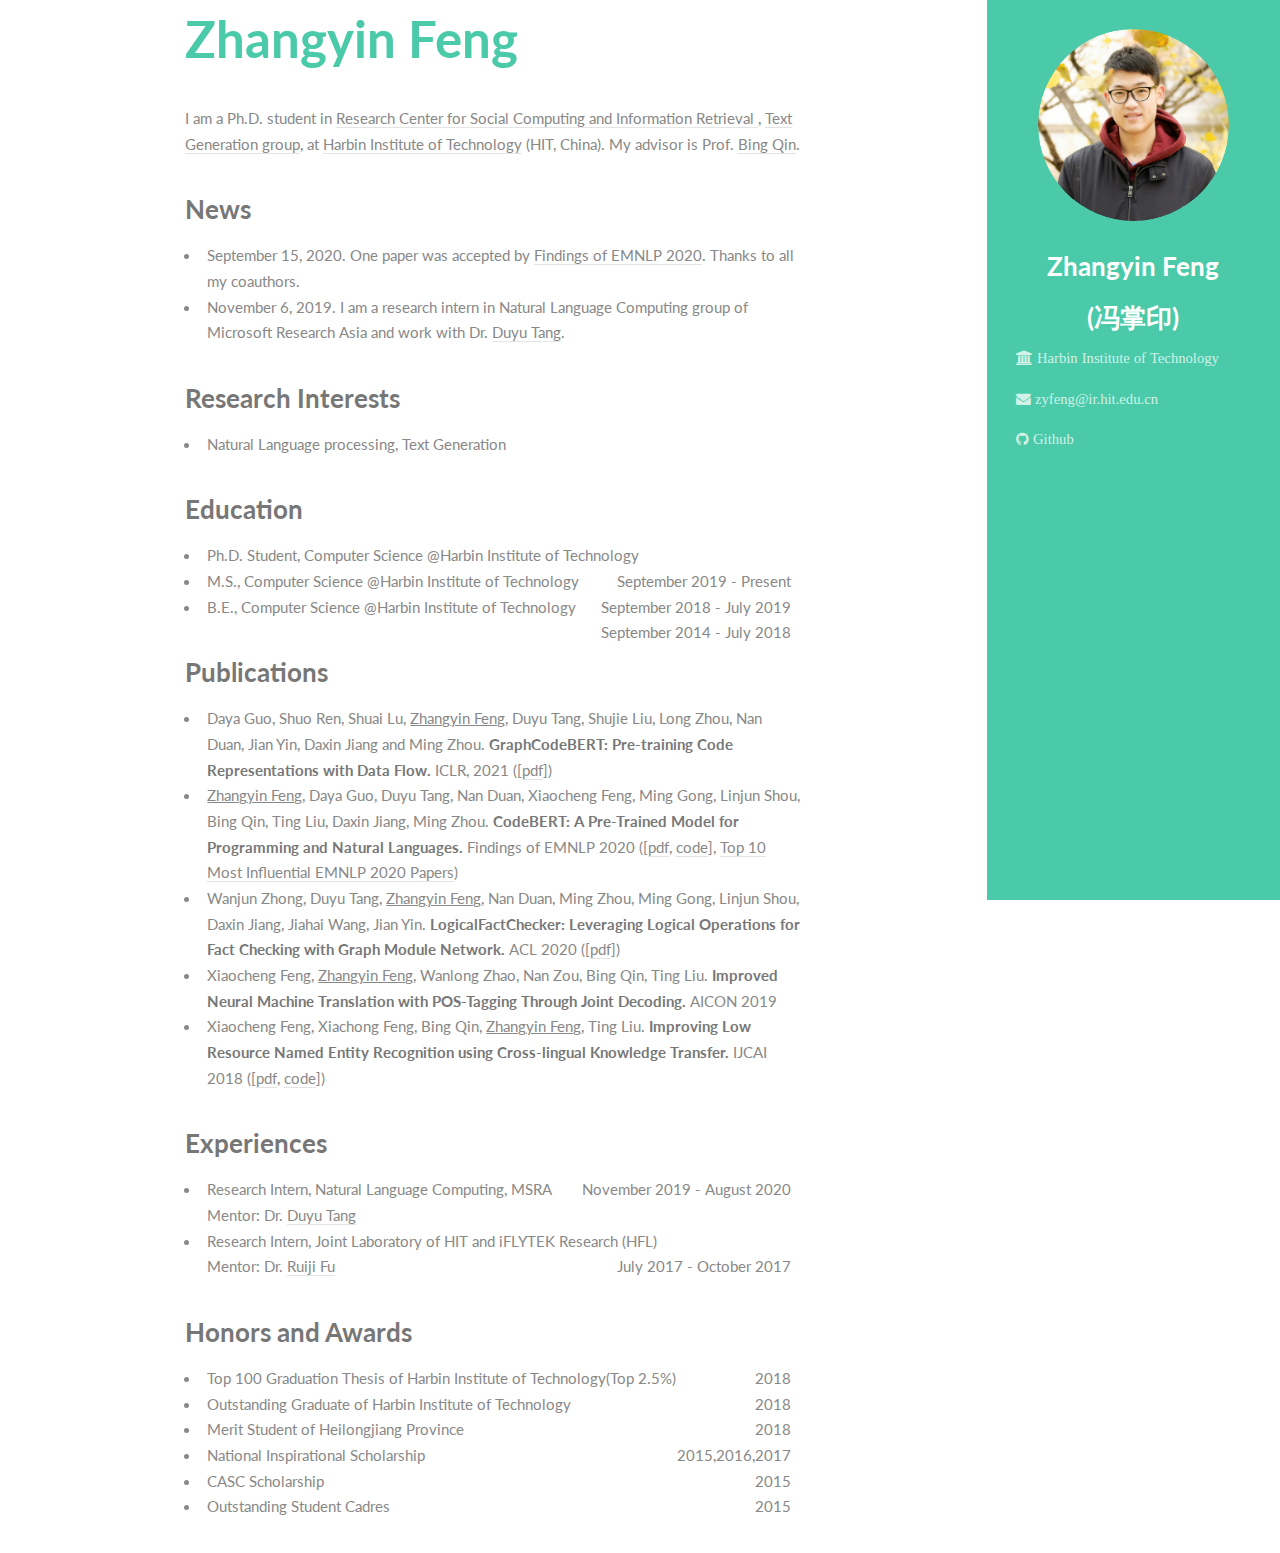
<file: index.html>
<!DOCTYPE HTML>
<html>
	<head>
		<title>Zhangyin Feng's Homepage</title>
		<meta charset="utf-8" />
		<meta name="viewport" content="width=device-width, initial-scale=1" />
		<script src="assets/js/ie/html5shiv.js"></script>
		<link rel="stylesheet" href="assets/css/main.css" />
		<link rel="stylesheet" href="assets/css/ie8.css" />
	</head>
	<body>

		<!-- Header -->
			<section id="header">
				<header>
					<span class="image avatar"><img src="images/avatar.jpg" alt="" /></span>
					<h1 id="logo">Zhangyin Feng<br/><br/> (冯掌印)</h1>
					<p><a href="http://www.hit.edu.cn/" class="icon fa fa-university" title="Harbin Institute of Technology"> Harbin Institute of Technology</a></p>
					<p><a href="mailto:zyfeng@ir.hit.edu.cn" class="icon fa fa-envelope" title="zyfeng@ir.hit.edu.cn"> zyfeng@ir.hit.edu.cn</a></p>
					<p><a href="https://github.com/fengzhangyin" class="icon fa fa-github" title="https://github.com/fengzhangyin"> Github</a></p>

				</header>


				<nav id="nav">
					<ul>
						<!-- <li><a href="#about" class="active">About</a></li>
						<li><a href="#education">Education</a></li>
						<li><a href="#Publications">Publications</a></li> -->
					</ul>
				</nav>
			<!-- 	<footer>
					<ul class="icons">
						<li><a href="#" class="icon fa-qq" title="1805170942"><span class="label">QQ</span></a></li>
						<li><a href="https://github.com/fengzhangyin" class="icon fa-github" title="https://github.com/fengzhangyin"><span class="label">Github</span></a></li>
						<li><a href="mailto:zyfeng@ir.hit.edu.cn" class="icon fa-envelope" title="zyfeng@ir.hit.edu.cn"><span class="label">Email</span></a></li>
					</ul>
				</footer> -->
			</section>

		<!-- Wrapper -->
			<div id="wrapper">

				<!-- Main -->
					<div id="main">

						<!-- One -->
							
						<div class="container">
							<header class="major">
								<h2>Zhangyin Feng</h2>
							</header>
							<p>I am a Ph.D. student in <a href="http://ir.hit.edu.cn/">Research Center for Social Computing and Information Retrieval </a>, <a href="http://ir.hit.edu.cn/2112.html">Text Generation group</a>, at <a href="http://www.hit.edu.cn/">Harbin Institute of Technology</a> (HIT, China). My advisor is Prof. <a href="http://ir.hit.edu.cn/~qinb/">Bing Qin</a>.</p>
						</div>

						<div class="container">
							<h3>News</h3>
								<ul>	
								    <li>
									September 15, 2020. One paper was accepted by <a href="https://2020.emnlp.org/blog/2020-04-19-findings-of-emnlp">Findings of EMNLP 2020</a>. Thanks to all my coauthors.
								    </li>
								    <li>
									November 6, 2019. I am a research intern in Natural Language Computing group of Microsoft Research Asia and work with Dr. <a href="https://www.microsoft.com/en-us/research/people/dutang/">Duyu Tang</a>.
								    </li>
								</ul>

							<h3>Research Interests</h3>
							<ul>
								<li>Natural Language processing, Text Generation</li>
							</ul>

							<h3>Education</h3>
								<ul>
									<li>
									Ph.D. Student, Computer Science @Harbin Institute of Technology<span>September 2019 - Present</span>
									</li>
									<li>
									M.S., Computer Science @Harbin Institute of Technology<span>September 2018 - July 2019</span>
									</li>
									<li>B.E., Computer Science @Harbin Institute of Technology<span>September 2014 - July 2018</span></li>
								</ul>

							<h3>Publications</h3>
							<ul>
							<li>
								Daya Guo, Shuo Ren, Shuai Lu, <u>Zhangyin Feng</u>, Duyu Tang, Shujie Liu, Long Zhou, Nan Duan, Jian Yin, Daxin Jiang and Ming Zhou. <strong>GraphCodeBERT: Pre-training Code Representations with Data Flow.</strong> ICLR, 2021 ([<a href="https://arxiv.org/pdf/2009.08366.pdf">pdf</a>])

							</li>
							<li>
								<u>Zhangyin Feng</u>, Daya Guo, Duyu Tang, Nan Duan, Xiaocheng Feng, Ming Gong, Linjun Shou, Bing Qin, Ting Liu, Daxin Jiang, Ming Zhou. <strong>CodeBERT: A Pre-Trained Model for Programming and Natural Languages.</strong> Findings of EMNLP 2020 ([<a href="https://arxiv.org/pdf/2002.08155.pdf">pdf</a>, <a href="https://github.com/microsoft/CodeBERT">code</a>], <a href="https://www.paperdigest.org/2021/02/most-influential-emnlp-papers/", color=red>Top 10 Most Influential EMNLP 2020 Papers</a>)
							</li>
							<li>
								Wanjun Zhong, Duyu Tang, <u>Zhangyin Feng</u>, Nan Duan, Ming Zhou, Ming Gong, Linjun Shou, Daxin Jiang, Jiahai Wang, Jian Yin. <strong>LogicalFactChecker: Leveraging Logical Operations for Fact Checking with Graph Module Network.</strong> ACL 2020 ([<a href="https://arxiv.org/pdf/2004.13659.pdf">pdf</a>])
							</li>
							
							<li>
								Xiaocheng Feng, <u>Zhangyin Feng</u>, Wanlong Zhao, Nan Zou, Bing Qin, Ting Liu. <strong>Improved Neural Machine Translation with POS-Tagging Through Joint Decoding.</strong> AICON 2019
							</li>
							<li>
								 Xiaocheng Feng, Xiachong Feng, Bing Qin, <u>Zhangyin Feng</u>, Ting Liu. <strong>Improving Low Resource Named Entity Recognition using Cross-lingual Knowledge Transfer. </strong> IJCAI 2018 ([<a href="https://www.ijcai.org/Proceedings/2018/0566.pdf">pdf</a>, <a href="https://github.com/scir-code/lrner">code</a>])
							</li>
							</ul>

							<h3>Experiences</h3>
								<ul>
									<li>Research Intern, Natural Language Computing, MSRA<span>November 2019 - August 2020</span>
									<br>
									Mentor: Dr. <a href="https://www.microsoft.com/en-us/research/people/dutang/">Duyu Tang</a></li>

									<li>Research Intern, Joint Laboratory of HIT and iFLYTEK Research (HFL)<span>July 2017 - October 2017</span>
									<br>
									Mentor: Dr. <a href="https://scholar.google.com/citations?user=vhCLl50AAAAJ&hl=zh-CN">Ruiji Fu</a></li>
								</ul>

							<h3>Honors and Awards</h3>
							<ul>
								<li>Top 100 Graduation Thesis of Harbin Institute of Technology(Top 2.5%)<span>2018</span></li>
								<li>Outstanding Graduate of Harbin Institute of Technology<span>2018</span></li>
								<li>Merit Student of Heilongjiang Province<span>2018</span></li>
								<li>National Inspirational Scholarship<span>2015,2016,2017</span></li>
								<li>CASC Scholarship<span>2015</span></li>
								<li>Outstanding Student Cadres<span>2015</span></li>								
							</ul>
	
						</div>
				<!-- Footer 
					<section id="footer">
						<div class="container">
							<script type='text/javascript' id='clustrmaps' src='//cdn.clustrmaps.com/map_v2.js?cl=ffffff&w=350&t=tt&d=TtGKh5iymrkzHtw8FBLka_pW3wkIBNKbPLBaJXALPU8&co=4acba9&cmo=4db4e0&cmn=ff5353&ct=ffffff'></script>
							<ul class="copyright">
								<li>&copy; Zhangyin Feng. All rights reserved.</li><li>Design: <a href="http://html5up.net">HTML5 UP</a></li>
							</ul>
						</div>
					</section> -->


			</div>

		<!-- Scripts -->
			<script src="assets/js/jquery.min.js"></script>
			<script src="assets/js/jquery.scrollzer.min.js"></script>
			<script src="assets/js/jquery.scrolly.min.js"></script>
			<script src="assets/js/skel.min.js"></script>
			<script src="assets/js/util.js"></script>
			<script src="assets/js/ie/respond.min.js"></script>
			<script src="assets/js/main.js"></script>
			<script type='text/javascript' id='clustrmaps' src='//cdn.clustrmaps.com/map_v2.js?cl=ffffff&w=350&t=tt&d=TtGKh5iymrkzHtw8FBLka_pW3wkIBNKbPLBaJXALPU8&co=4acba9&cmo=4db4e0&cmn=ff5353&ct=ffffff'></script>

	</body>
</html>
</file>
<file: assets/css/ie8.css>
/*
	Read Only by HTML5 UP
	html5up.net | @ajlkn
	Free for personal and commercial use under the CCA 3.0 license (html5up.net/license)
*/

/* Basic */

	code,
	input[type="text"],
	input[type="password"],
	input[type="email"],
	select,
	textarea,
	.box,
	.image,
	.image img,
	input[type="submit"],
	input[type="reset"],
	input[type="button"],
	.button {
		position: relative;
		-ms-behavior: url("assets/js/ie/PIE.htc");
	}

/* Form */

	input[type="text"],
	input[type="password"],
	input[type="email"],
	select {
		line-height: 2.75em;
	}

	input[type="checkbox"],
	input[type="radio"] {
		-moz-appearance: normal;
		-webkit-appearance: normal;
		-ms-appearance: normal;
		appearance: normal;
	}

		input[type="checkbox"] + label,
		input[type="radio"] + label {
			padding: 0 0 0 1.5em;
		}

			input[type="checkbox"] + label:before,
			input[type="radio"] + label:before {
				display: none;
			}

/* Button */

	input[type="submit"].alt,
	input[type="reset"].alt,
	input[type="button"].alt,
	.button.alt {
		border: solid 2px #e4e4e4;
	}
</file>
<file: assets/css/main.css>
@import url("font-awesome.min.css");
@import url("https://fonts.googleapis.com/css?family=Lato:400,400italic,700,700italic|Source+Code+Pro:400");

/*
	Read Only by HTML5 UP
	html5up.net | @ajlkn
	Free for personal and commercial use under the CCA 3.0 license (html5up.net/license)
*/

/* Reset */

	html, body, div, span, applet, object, iframe, h1, h2, h3, h4, h5, h6, p, blockquote, pre, a, abbr, acronym, address, big, cite, code, del, dfn, em, img, ins, kbd, q, s, samp, small, strike, strong, sub, sup, tt, var, b, u, i, center, dl, dt, dd, ol, ul, li, fieldset, form, label, legend, table, caption, tbody, tfoot, thead, tr, th, td, article, aside, canvas, details, embed, figure, figcaption, footer, header, hgroup, menu, nav, output, ruby, section, summary, time, mark, audio, video {
		margin: 0;
		padding: 0;
		border: 0;
		font-size: 100%;
		font: inherit;
		vertical-align: baseline;
	}

	ul > li > span {
	     float:right;
	     padding-right:10px;
	}
	article, aside, details, figcaption, figure, footer, header, hgroup, menu, nav, section {
		display: block;
	}

	body {
		line-height: 1;
	}

	ol, ul {
		list-style: none;
	}

	blockquote, q {
		quotes: none;
	}

	blockquote:before, blockquote:after, q:before, q:after {
		content: '';
		content: none;
	}

	table {
		border-collapse: collapse;
		border-spacing: 0;
	}

	body {
		-webkit-text-size-adjust: none;
	}

/* Box Model */

	*, *:before, *:after {
		-moz-box-sizing: border-box;
		-webkit-box-sizing: border-box;
		box-sizing: border-box;
	}

/* Containers */

	.container {
		margin-left: auto;
		margin-right: auto;
	}

	.container.\31 25\25 {
		width: 100%;
		max-width: 56.25em;
		min-width: 45em;
	}

	.container.\37 5\25 {
		width: 33.75em;
	}

	.container.\35 0\25 {
		width: 22.5em;
	}

	.container.\32 5\25 {
		width: 11.25em;
	}

	.container {
		width: 45em;
	}

	@media screen and (max-width: 1680px) {

		.container.\31 25\25 {
			width: 100%;
			max-width: 56.25em;
			min-width: 45em;
		}

		.container.\37 5\25 {
			width: 33.75em;
		}

		.container.\35 0\25 {
			width: 22.5em;
		}

		.container.\32 5\25 {
			width: 11.25em;
		}

		.container {
			width: 45em;
		}

	}

	@media screen and (max-width: 1280px) {

		.container.\31 25\25 {
			width: 100%;
			max-width: 52.5em;
			min-width: 42em;
		}

		.container.\37 5\25 {
			width: 31.5em;
		}

		.container.\35 0\25 {
			width: 21em;
		}

		.container.\32 5\25 {
			width: 10.5em;
		}

		.container {
			width: 42em;
		}

	}

	@media screen and (max-width: 1024px) {

		.container.\31 25\25 {
			width: 100%;
			max-width: 106.25%;
			min-width: 85%;
		}

		.container.\37 5\25 {
			width: 63.75%;
		}

		.container.\35 0\25 {
			width: 42.5%;
		}

		.container.\32 5\25 {
			width: 21.25%;
		}

		.container {
			width: 85% !important;
		}

	}

	@media screen and (max-width: 736px) {

		.container.\31 25\25 {
			width: 100%;
			max-width: 112.5%;
			min-width: 90%;
		}

		.container.\37 5\25 {
			width: 67.5%;
		}

		.container.\35 0\25 {
			width: 45%;
		}

		.container.\32 5\25 {
			width: 22.5%;
		}

		.container {
			width: 90% !important;
		}

	}

	@media screen and (max-width: 480px) {

		.container.\31 25\25 {
			width: 100%;
			max-width: 112.5%;
			min-width: 90%;
		}

		.container.\37 5\25 {
			width: 67.5%;
		}

		.container.\35 0\25 {
			width: 45%;
		}

		.container.\32 5\25 {
			width: 22.5%;
		}

		.container {
			width: 90% !important;
		}

	}

/* Grid */

	.row {
		border-bottom: solid 1px transparent;
		-moz-box-sizing: border-box;
		-webkit-box-sizing: border-box;
		box-sizing: border-box;
	}

	.row > * {
		float: left;
		-moz-box-sizing: border-box;
		-webkit-box-sizing: border-box;
		box-sizing: border-box;
	}

	.row:after, .row:before {
		content: '';
		display: block;
		clear: both;
		height: 0;
	}

	.row.uniform > * > :first-child {
		margin-top: 0;
	}

	.row.uniform > * > :last-child {
		margin-bottom: 0;
	}

	.row.\30 \25 > * {
		padding: 0 0 0 0em;
	}

	.row.\30 \25 {
		margin: 0 0 -1px 0em;
	}

	.row.uniform.\30 \25 > * {
		padding: 0em 0 0 0em;
	}

	.row.uniform.\30 \25 {
		margin: 0em 0 -1px 0em;
	}

	.row > * {
		padding: 0 0 0 2em;
	}

	.row {
		margin: 0 0 -1px -2em;
	}

	.row.uniform > * {
		padding: 2em 0 0 2em;
	}

	.row.uniform {
		margin: -2em 0 -1px -2em;
	}

	.row.\32 00\25 > * {
		padding: 0 0 0 4em;
	}

	.row.\32 00\25 {
		margin: 0 0 -1px -4em;
	}

	.row.uniform.\32 00\25 > * {
		padding: 4em 0 0 4em;
	}

	.row.uniform.\32 00\25 {
		margin: -4em 0 -1px -4em;
	}

	.row.\31 50\25 > * {
		padding: 0 0 0 3em;
	}

	.row.\31 50\25 {
		margin: 0 0 -1px -3em;
	}

	.row.uniform.\31 50\25 > * {
		padding: 3em 0 0 3em;
	}

	.row.uniform.\31 50\25 {
		margin: -3em 0 -1px -3em;
	}

	.row.\35 0\25 > * {
		padding: 0 0 0 1em;
	}

	.row.\35 0\25 {
		margin: 0 0 -1px -1em;
	}

	.row.uniform.\35 0\25 > * {
		padding: 1em 0 0 1em;
	}

	.row.uniform.\35 0\25 {
		margin: -1em 0 -1px -1em;
	}

	.row.\32 5\25 > * {
		padding: 0 0 0 0.5em;
	}

	.row.\32 5\25 {
		margin: 0 0 -1px -0.5em;
	}

	.row.uniform.\32 5\25 > * {
		padding: 0.5em 0 0 0.5em;
	}

	.row.uniform.\32 5\25 {
		margin: -0.5em 0 -1px -0.5em;
	}

	.\31 2u, .\31 2u\24 {
		width: 100%;
		clear: none;
		margin-left: 0;
	}

	.\31 1u, .\31 1u\24 {
		width: 91.6666666667%;
		clear: none;
		margin-left: 0;
	}

	.\31 0u, .\31 0u\24 {
		width: 83.3333333333%;
		clear: none;
		margin-left: 0;
	}

	.\39 u, .\39 u\24 {
		width: 75%;
		clear: none;
		margin-left: 0;
	}

	.\38 u, .\38 u\24 {
		width: 66.6666666667%;
		clear: none;
		margin-left: 0;
	}

	.\37 u, .\37 u\24 {
		width: 58.3333333333%;
		clear: none;
		margin-left: 0;
	}

	.\36 u, .\36 u\24 {
		width: 50%;
		clear: none;
		margin-left: 0;
	}

	.\35 u, .\35 u\24 {
		width: 41.6666666667%;
		clear: none;
		margin-left: 0;
	}

	.\34 u, .\34 u\24 {
		width: 33.3333333333%;
		clear: none;
		margin-left: 0;
	}

	.\33 u, .\33 u\24 {
		width: 25%;
		clear: none;
		margin-left: 0;
	}

	.\32 u, .\32 u\24 {
		width: 16.6666666667%;
		clear: none;
		margin-left: 0;
	}

	.\31 u, .\31 u\24 {
		width: 8.3333333333%;
		clear: none;
		margin-left: 0;
	}

	.\31 2u\24 + *,
	.\31 1u\24 + *,
	.\31 0u\24 + *,
	.\39 u\24 + *,
	.\38 u\24 + *,
	.\37 u\24 + *,
	.\36 u\24 + *,
	.\35 u\24 + *,
	.\34 u\24 + *,
	.\33 u\24 + *,
	.\32 u\24 + *,
	.\31 u\24 + * {
		clear: left;
	}

	.\-11u {
		margin-left: 91.66667%;
	}

	.\-10u {
		margin-left: 83.33333%;
	}

	.\-9u {
		margin-left: 75%;
	}

	.\-8u {
		margin-left: 66.66667%;
	}

	.\-7u {
		margin-left: 58.33333%;
	}

	.\-6u {
		margin-left: 50%;
	}

	.\-5u {
		margin-left: 41.66667%;
	}

	.\-4u {
		margin-left: 33.33333%;
	}

	.\-3u {
		margin-left: 25%;
	}

	.\-2u {
		margin-left: 16.66667%;
	}

	.\-1u {
		margin-left: 8.33333%;
	}

	@media screen and (max-width: 1680px) {

		.row > * {
			padding: 0 0 0 2em;
		}

		.row {
			margin: 0 0 -1px -2em;
		}

		.row.uniform > * {
			padding: 2em 0 0 2em;
		}

		.row.uniform {
			margin: -2em 0 -1px -2em;
		}

		.row.\32 00\25 > * {
			padding: 0 0 0 4em;
		}

		.row.\32 00\25 {
			margin: 0 0 -1px -4em;
		}

		.row.uniform.\32 00\25 > * {
			padding: 4em 0 0 4em;
		}

		.row.uniform.\32 00\25 {
			margin: -4em 0 -1px -4em;
		}

		.row.\31 50\25 > * {
			padding: 0 0 0 3em;
		}

		.row.\31 50\25 {
			margin: 0 0 -1px -3em;
		}

		.row.uniform.\31 50\25 > * {
			padding: 3em 0 0 3em;
		}

		.row.uniform.\31 50\25 {
			margin: -3em 0 -1px -3em;
		}

		.row.\35 0\25 > * {
			padding: 0 0 0 1em;
		}

		.row.\35 0\25 {
			margin: 0 0 -1px -1em;
		}

		.row.uniform.\35 0\25 > * {
			padding: 1em 0 0 1em;
		}

		.row.uniform.\35 0\25 {
			margin: -1em 0 -1px -1em;
		}

		.row.\32 5\25 > * {
			padding: 0 0 0 0.5em;
		}

		.row.\32 5\25 {
			margin: 0 0 -1px -0.5em;
		}

		.row.uniform.\32 5\25 > * {
			padding: 0.5em 0 0 0.5em;
		}

		.row.uniform.\32 5\25 {
			margin: -0.5em 0 -1px -0.5em;
		}

		.\31 2u\28xlarge\29, .\31 2u\24\28xlarge\29 {
			width: 100%;
			clear: none;
			margin-left: 0;
		}

		.\31 1u\28xlarge\29, .\31 1u\24\28xlarge\29 {
			width: 91.6666666667%;
			clear: none;
			margin-left: 0;
		}

		.\31 0u\28xlarge\29, .\31 0u\24\28xlarge\29 {
			width: 83.3333333333%;
			clear: none;
			margin-left: 0;
		}

		.\39 u\28xlarge\29, .\39 u\24\28xlarge\29 {
			width: 75%;
			clear: none;
			margin-left: 0;
		}

		.\38 u\28xlarge\29, .\38 u\24\28xlarge\29 {
			width: 66.6666666667%;
			clear: none;
			margin-left: 0;
		}

		.\37 u\28xlarge\29, .\37 u\24\28xlarge\29 {
			width: 58.3333333333%;
			clear: none;
			margin-left: 0;
		}

		.\36 u\28xlarge\29, .\36 u\24\28xlarge\29 {
			width: 50%;
			clear: none;
			margin-left: 0;
		}

		.\35 u\28xlarge\29, .\35 u\24\28xlarge\29 {
			width: 41.6666666667%;
			clear: none;
			margin-left: 0;
		}

		.\34 u\28xlarge\29, .\34 u\24\28xlarge\29 {
			width: 33.3333333333%;
			clear: none;
			margin-left: 0;
		}

		.\33 u\28xlarge\29, .\33 u\24\28xlarge\29 {
			width: 25%;
			clear: none;
			margin-left: 0;
		}

		.\32 u\28xlarge\29, .\32 u\24\28xlarge\29 {
			width: 16.6666666667%;
			clear: none;
			margin-left: 0;
		}

		.\31 u\28xlarge\29, .\31 u\24\28xlarge\29 {
			width: 8.3333333333%;
			clear: none;
			margin-left: 0;
		}

		.\31 2u\24\28xlarge\29 + *,
		.\31 1u\24\28xlarge\29 + *,
		.\31 0u\24\28xlarge\29 + *,
		.\39 u\24\28xlarge\29 + *,
		.\38 u\24\28xlarge\29 + *,
		.\37 u\24\28xlarge\29 + *,
		.\36 u\24\28xlarge\29 + *,
		.\35 u\24\28xlarge\29 + *,
		.\34 u\24\28xlarge\29 + *,
		.\33 u\24\28xlarge\29 + *,
		.\32 u\24\28xlarge\29 + *,
		.\31 u\24\28xlarge\29 + * {
			clear: left;
		}

		.\-11u\28xlarge\29 {
			margin-left: 91.66667%;
		}

		.\-10u\28xlarge\29 {
			margin-left: 83.33333%;
		}

		.\-9u\28xlarge\29 {
			margin-left: 75%;
		}

		.\-8u\28xlarge\29 {
			margin-left: 66.66667%;
		}

		.\-7u\28xlarge\29 {
			margin-left: 58.33333%;
		}

		.\-6u\28xlarge\29 {
			margin-left: 50%;
		}

		.\-5u\28xlarge\29 {
			margin-left: 41.66667%;
		}

		.\-4u\28xlarge\29 {
			margin-left: 33.33333%;
		}

		.\-3u\28xlarge\29 {
			margin-left: 25%;
		}

		.\-2u\28xlarge\29 {
			margin-left: 16.66667%;
		}

		.\-1u\28xlarge\29 {
			margin-left: 8.33333%;
		}

	}

	@media screen and (max-width: 1280px) {

		.row > * {
			padding: 0 0 0 1.5em;
		}

		.row {
			margin: 0 0 -1px -1.5em;
		}

		.row.uniform > * {
			padding: 1.5em 0 0 1.5em;
		}

		.row.uniform {
			margin: -1.5em 0 -1px -1.5em;
		}

		.row.\32 00\25 > * {
			padding: 0 0 0 3em;
		}

		.row.\32 00\25 {
			margin: 0 0 -1px -3em;
		}

		.row.uniform.\32 00\25 > * {
			padding: 3em 0 0 3em;
		}

		.row.uniform.\32 00\25 {
			margin: -3em 0 -1px -3em;
		}

		.row.\31 50\25 > * {
			padding: 0 0 0 2.25em;
		}

		.row.\31 50\25 {
			margin: 0 0 -1px -2.25em;
		}

		.row.uniform.\31 50\25 > * {
			padding: 2.25em 0 0 2.25em;
		}

		.row.uniform.\31 50\25 {
			margin: -2.25em 0 -1px -2.25em;
		}

		.row.\35 0\25 > * {
			padding: 0 0 0 0.75em;
		}

		.row.\35 0\25 {
			margin: 0 0 -1px -0.75em;
		}

		.row.uniform.\35 0\25 > * {
			padding: 0.75em 0 0 0.75em;
		}

		.row.uniform.\35 0\25 {
			margin: -0.75em 0 -1px -0.75em;
		}

		.row.\32 5\25 > * {
			padding: 0 0 0 0.375em;
		}

		.row.\32 5\25 {
			margin: 0 0 -1px -0.375em;
		}

		.row.uniform.\32 5\25 > * {
			padding: 0.375em 0 0 0.375em;
		}

		.row.uniform.\32 5\25 {
			margin: -0.375em 0 -1px -0.375em;
		}

		.\31 2u\28large\29, .\31 2u\24\28large\29 {
			width: 100%;
			clear: none;
			margin-left: 0;
		}

		.\31 1u\28large\29, .\31 1u\24\28large\29 {
			width: 91.6666666667%;
			clear: none;
			margin-left: 0;
		}

		.\31 0u\28large\29, .\31 0u\24\28large\29 {
			width: 83.3333333333%;
			clear: none;
			margin-left: 0;
		}

		.\39 u\28large\29, .\39 u\24\28large\29 {
			width: 75%;
			clear: none;
			margin-left: 0;
		}

		.\38 u\28large\29, .\38 u\24\28large\29 {
			width: 66.6666666667%;
			clear: none;
			margin-left: 0;
		}

		.\37 u\28large\29, .\37 u\24\28large\29 {
			width: 58.3333333333%;
			clear: none;
			margin-left: 0;
		}

		.\36 u\28large\29, .\36 u\24\28large\29 {
			width: 50%;
			clear: none;
			margin-left: 0;
		}

		.\35 u\28large\29, .\35 u\24\28large\29 {
			width: 41.6666666667%;
			clear: none;
			margin-left: 0;
		}

		.\34 u\28large\29, .\34 u\24\28large\29 {
			width: 33.3333333333%;
			clear: none;
			margin-left: 0;
		}

		.\33 u\28large\29, .\33 u\24\28large\29 {
			width: 25%;
			clear: none;
			margin-left: 0;
		}

		.\32 u\28large\29, .\32 u\24\28large\29 {
			width: 16.6666666667%;
			clear: none;
			margin-left: 0;
		}

		.\31 u\28large\29, .\31 u\24\28large\29 {
			width: 8.3333333333%;
			clear: none;
			margin-left: 0;
		}

		.\31 2u\24\28large\29 + *,
		.\31 1u\24\28large\29 + *,
		.\31 0u\24\28large\29 + *,
		.\39 u\24\28large\29 + *,
		.\38 u\24\28large\29 + *,
		.\37 u\24\28large\29 + *,
		.\36 u\24\28large\29 + *,
		.\35 u\24\28large\29 + *,
		.\34 u\24\28large\29 + *,
		.\33 u\24\28large\29 + *,
		.\32 u\24\28large\29 + *,
		.\31 u\24\28large\29 + * {
			clear: left;
		}

		.\-11u\28large\29 {
			margin-left: 91.66667%;
		}

		.\-10u\28large\29 {
			margin-left: 83.33333%;
		}

		.\-9u\28large\29 {
			margin-left: 75%;
		}

		.\-8u\28large\29 {
			margin-left: 66.66667%;
		}

		.\-7u\28large\29 {
			margin-left: 58.33333%;
		}

		.\-6u\28large\29 {
			margin-left: 50%;
		}

		.\-5u\28large\29 {
			margin-left: 41.66667%;
		}

		.\-4u\28large\29 {
			margin-left: 33.33333%;
		}

		.\-3u\28large\29 {
			margin-left: 25%;
		}

		.\-2u\28large\29 {
			margin-left: 16.66667%;
		}

		.\-1u\28large\29 {
			margin-left: 8.33333%;
		}

	}

	@media screen and (max-width: 1024px) {

		.row > * {
			padding: 0 0 0 1.5em;
		}

		.row {
			margin: 0 0 -1px -1.5em;
		}

		.row.uniform > * {
			padding: 1.5em 0 0 1.5em;
		}

		.row.uniform {
			margin: -1.5em 0 -1px -1.5em;
		}

		.row.\32 00\25 > * {
			padding: 0 0 0 3em;
		}

		.row.\32 00\25 {
			margin: 0 0 -1px -3em;
		}

		.row.uniform.\32 00\25 > * {
			padding: 3em 0 0 3em;
		}

		.row.uniform.\32 00\25 {
			margin: -3em 0 -1px -3em;
		}

		.row.\31 50\25 > * {
			padding: 0 0 0 2.25em;
		}

		.row.\31 50\25 {
			margin: 0 0 -1px -2.25em;
		}

		.row.uniform.\31 50\25 > * {
			padding: 2.25em 0 0 2.25em;
		}

		.row.uniform.\31 50\25 {
			margin: -2.25em 0 -1px -2.25em;
		}

		.row.\35 0\25 > * {
			padding: 0 0 0 0.75em;
		}

		.row.\35 0\25 {
			margin: 0 0 -1px -0.75em;
		}

		.row.uniform.\35 0\25 > * {
			padding: 0.75em 0 0 0.75em;
		}

		.row.uniform.\35 0\25 {
			margin: -0.75em 0 -1px -0.75em;
		}

		.row.\32 5\25 > * {
			padding: 0 0 0 0.375em;
		}

		.row.\32 5\25 {
			margin: 0 0 -1px -0.375em;
		}

		.row.uniform.\32 5\25 > * {
			padding: 0.375em 0 0 0.375em;
		}

		.row.uniform.\32 5\25 {
			margin: -0.375em 0 -1px -0.375em;
		}

		.\31 2u\28medium\29, .\31 2u\24\28medium\29 {
			width: 100%;
			clear: none;
			margin-left: 0;
		}

		.\31 1u\28medium\29, .\31 1u\24\28medium\29 {
			width: 91.6666666667%;
			clear: none;
			margin-left: 0;
		}

		.\31 0u\28medium\29, .\31 0u\24\28medium\29 {
			width: 83.3333333333%;
			clear: none;
			margin-left: 0;
		}

		.\39 u\28medium\29, .\39 u\24\28medium\29 {
			width: 75%;
			clear: none;
			margin-left: 0;
		}

		.\38 u\28medium\29, .\38 u\24\28medium\29 {
			width: 66.6666666667%;
			clear: none;
			margin-left: 0;
		}

		.\37 u\28medium\29, .\37 u\24\28medium\29 {
			width: 58.3333333333%;
			clear: none;
			margin-left: 0;
		}

		.\36 u\28medium\29, .\36 u\24\28medium\29 {
			width: 50%;
			clear: none;
			margin-left: 0;
		}

		.\35 u\28medium\29, .\35 u\24\28medium\29 {
			width: 41.6666666667%;
			clear: none;
			margin-left: 0;
		}

		.\34 u\28medium\29, .\34 u\24\28medium\29 {
			width: 33.3333333333%;
			clear: none;
			margin-left: 0;
		}

		.\33 u\28medium\29, .\33 u\24\28medium\29 {
			width: 25%;
			clear: none;
			margin-left: 0;
		}

		.\32 u\28medium\29, .\32 u\24\28medium\29 {
			width: 16.6666666667%;
			clear: none;
			margin-left: 0;
		}

		.\31 u\28medium\29, .\31 u\24\28medium\29 {
			width: 8.3333333333%;
			clear: none;
			margin-left: 0;
		}

		.\31 2u\24\28medium\29 + *,
		.\31 1u\24\28medium\29 + *,
		.\31 0u\24\28medium\29 + *,
		.\39 u\24\28medium\29 + *,
		.\38 u\24\28medium\29 + *,
		.\37 u\24\28medium\29 + *,
		.\36 u\24\28medium\29 + *,
		.\35 u\24\28medium\29 + *,
		.\34 u\24\28medium\29 + *,
		.\33 u\24\28medium\29 + *,
		.\32 u\24\28medium\29 + *,
		.\31 u\24\28medium\29 + * {
			clear: left;
		}

		.\-11u\28medium\29 {
			margin-left: 91.66667%;
		}

		.\-10u\28medium\29 {
			margin-left: 83.33333%;
		}

		.\-9u\28medium\29 {
			margin-left: 75%;
		}

		.\-8u\28medium\29 {
			margin-left: 66.66667%;
		}

		.\-7u\28medium\29 {
			margin-left: 58.33333%;
		}

		.\-6u\28medium\29 {
			margin-left: 50%;
		}

		.\-5u\28medium\29 {
			margin-left: 41.66667%;
		}

		.\-4u\28medium\29 {
			margin-left: 33.33333%;
		}

		.\-3u\28medium\29 {
			margin-left: 25%;
		}

		.\-2u\28medium\29 {
			margin-left: 16.66667%;
		}

		.\-1u\28medium\29 {
			margin-left: 8.33333%;
		}

	}

	@media screen and (max-width: 736px) {

		.row > * {
			padding: 0 0 0 1.25em;
		}

		.row {
			margin: 0 0 -1px -1.25em;
		}

		.row.uniform > * {
			padding: 1.25em 0 0 1.25em;
		}

		.row.uniform {
			margin: -1.25em 0 -1px -1.25em;
		}

		.row.\32 00\25 > * {
			padding: 0 0 0 2.5em;
		}

		.row.\32 00\25 {
			margin: 0 0 -1px -2.5em;
		}

		.row.uniform.\32 00\25 > * {
			padding: 2.5em 0 0 2.5em;
		}

		.row.uniform.\32 00\25 {
			margin: -2.5em 0 -1px -2.5em;
		}

		.row.\31 50\25 > * {
			padding: 0 0 0 1.875em;
		}

		.row.\31 50\25 {
			margin: 0 0 -1px -1.875em;
		}

		.row.uniform.\31 50\25 > * {
			padding: 1.875em 0 0 1.875em;
		}

		.row.uniform.\31 50\25 {
			margin: -1.875em 0 -1px -1.875em;
		}

		.row.\35 0\25 > * {
			padding: 0 0 0 0.625em;
		}

		.row.\35 0\25 {
			margin: 0 0 -1px -0.625em;
		}

		.row.uniform.\35 0\25 > * {
			padding: 0.625em 0 0 0.625em;
		}

		.row.uniform.\35 0\25 {
			margin: -0.625em 0 -1px -0.625em;
		}

		.row.\32 5\25 > * {
			padding: 0 0 0 0.3125em;
		}

		.row.\32 5\25 {
			margin: 0 0 -1px -0.3125em;
		}

		.row.uniform.\32 5\25 > * {
			padding: 0.3125em 0 0 0.3125em;
		}

		.row.uniform.\32 5\25 {
			margin: -0.3125em 0 -1px -0.3125em;
		}

		.\31 2u\28small\29, .\31 2u\24\28small\29 {
			width: 100%;
			clear: none;
			margin-left: 0;
		}

		.\31 1u\28small\29, .\31 1u\24\28small\29 {
			width: 91.6666666667%;
			clear: none;
			margin-left: 0;
		}

		.\31 0u\28small\29, .\31 0u\24\28small\29 {
			width: 83.3333333333%;
			clear: none;
			margin-left: 0;
		}

		.\39 u\28small\29, .\39 u\24\28small\29 {
			width: 75%;
			clear: none;
			margin-left: 0;
		}

		.\38 u\28small\29, .\38 u\24\28small\29 {
			width: 66.6666666667%;
			clear: none;
			margin-left: 0;
		}

		.\37 u\28small\29, .\37 u\24\28small\29 {
			width: 58.3333333333%;
			clear: none;
			margin-left: 0;
		}

		.\36 u\28small\29, .\36 u\24\28small\29 {
			width: 50%;
			clear: none;
			margin-left: 0;
		}

		.\35 u\28small\29, .\35 u\24\28small\29 {
			width: 41.6666666667%;
			clear: none;
			margin-left: 0;
		}

		.\34 u\28small\29, .\34 u\24\28small\29 {
			width: 33.3333333333%;
			clear: none;
			margin-left: 0;
		}

		.\33 u\28small\29, .\33 u\24\28small\29 {
			width: 25%;
			clear: none;
			margin-left: 0;
		}

		.\32 u\28small\29, .\32 u\24\28small\29 {
			width: 16.6666666667%;
			clear: none;
			margin-left: 0;
		}

		.\31 u\28small\29, .\31 u\24\28small\29 {
			width: 8.3333333333%;
			clear: none;
			margin-left: 0;
		}

		.\31 2u\24\28small\29 + *,
		.\31 1u\24\28small\29 + *,
		.\31 0u\24\28small\29 + *,
		.\39 u\24\28small\29 + *,
		.\38 u\24\28small\29 + *,
		.\37 u\24\28small\29 + *,
		.\36 u\24\28small\29 + *,
		.\35 u\24\28small\29 + *,
		.\34 u\24\28small\29 + *,
		.\33 u\24\28small\29 + *,
		.\32 u\24\28small\29 + *,
		.\31 u\24\28small\29 + * {
			clear: left;
		}

		.\-11u\28small\29 {
			margin-left: 91.66667%;
		}

		.\-10u\28small\29 {
			margin-left: 83.33333%;
		}

		.\-9u\28small\29 {
			margin-left: 75%;
		}

		.\-8u\28small\29 {
			margin-left: 66.66667%;
		}

		.\-7u\28small\29 {
			margin-left: 58.33333%;
		}

		.\-6u\28small\29 {
			margin-left: 50%;
		}

		.\-5u\28small\29 {
			margin-left: 41.66667%;
		}

		.\-4u\28small\29 {
			margin-left: 33.33333%;
		}

		.\-3u\28small\29 {
			margin-left: 25%;
		}

		.\-2u\28small\29 {
			margin-left: 16.66667%;
		}

		.\-1u\28small\29 {
			margin-left: 8.33333%;
		}

	}

	@media screen and (max-width: 480px) {

		.row > * {
			padding: 0 0 0 1.25em;
		}

		.row {
			margin: 0 0 -1px -1.25em;
		}

		.row.uniform > * {
			padding: 1.25em 0 0 1.25em;
		}

		.row.uniform {
			margin: -1.25em 0 -1px -1.25em;
		}

		.row.\32 00\25 > * {
			padding: 0 0 0 2.5em;
		}

		.row.\32 00\25 {
			margin: 0 0 -1px -2.5em;
		}

		.row.uniform.\32 00\25 > * {
			padding: 2.5em 0 0 2.5em;
		}

		.row.uniform.\32 00\25 {
			margin: -2.5em 0 -1px -2.5em;
		}

		.row.\31 50\25 > * {
			padding: 0 0 0 1.875em;
		}

		.row.\31 50\25 {
			margin: 0 0 -1px -1.875em;
		}

		.row.uniform.\31 50\25 > * {
			padding: 1.875em 0 0 1.875em;
		}

		.row.uniform.\31 50\25 {
			margin: -1.875em 0 -1px -1.875em;
		}

		.row.\35 0\25 > * {
			padding: 0 0 0 0.625em;
		}

		.row.\35 0\25 {
			margin: 0 0 -1px -0.625em;
		}

		.row.uniform.\35 0\25 > * {
			padding: 0.625em 0 0 0.625em;
		}

		.row.uniform.\35 0\25 {
			margin: -0.625em 0 -1px -0.625em;
		}

		.row.\32 5\25 > * {
			padding: 0 0 0 0.3125em;
		}

		.row.\32 5\25 {
			margin: 0 0 -1px -0.3125em;
		}

		.row.uniform.\32 5\25 > * {
			padding: 0.3125em 0 0 0.3125em;
		}

		.row.uniform.\32 5\25 {
			margin: -0.3125em 0 -1px -0.3125em;
		}

		.\31 2u\28xsmall\29, .\31 2u\24\28xsmall\29 {
			width: 100%;
			clear: none;
			margin-left: 0;
		}

		.\31 1u\28xsmall\29, .\31 1u\24\28xsmall\29 {
			width: 91.6666666667%;
			clear: none;
			margin-left: 0;
		}

		.\31 0u\28xsmall\29, .\31 0u\24\28xsmall\29 {
			width: 83.3333333333%;
			clear: none;
			margin-left: 0;
		}

		.\39 u\28xsmall\29, .\39 u\24\28xsmall\29 {
			width: 75%;
			clear: none;
			margin-left: 0;
		}

		.\38 u\28xsmall\29, .\38 u\24\28xsmall\29 {
			width: 66.6666666667%;
			clear: none;
			margin-left: 0;
		}

		.\37 u\28xsmall\29, .\37 u\24\28xsmall\29 {
			width: 58.3333333333%;
			clear: none;
			margin-left: 0;
		}

		.\36 u\28xsmall\29, .\36 u\24\28xsmall\29 {
			width: 50%;
			clear: none;
			margin-left: 0;
		}

		.\35 u\28xsmall\29, .\35 u\24\28xsmall\29 {
			width: 41.6666666667%;
			clear: none;
			margin-left: 0;
		}

		.\34 u\28xsmall\29, .\34 u\24\28xsmall\29 {
			width: 33.3333333333%;
			clear: none;
			margin-left: 0;
		}

		.\33 u\28xsmall\29, .\33 u\24\28xsmall\29 {
			width: 25%;
			clear: none;
			margin-left: 0;
		}

		.\32 u\28xsmall\29, .\32 u\24\28xsmall\29 {
			width: 16.6666666667%;
			clear: none;
			margin-left: 0;
		}

		.\31 u\28xsmall\29, .\31 u\24\28xsmall\29 {
			width: 8.3333333333%;
			clear: none;
			margin-left: 0;
		}

		.\31 2u\24\28xsmall\29 + *,
		.\31 1u\24\28xsmall\29 + *,
		.\31 0u\24\28xsmall\29 + *,
		.\39 u\24\28xsmall\29 + *,
		.\38 u\24\28xsmall\29 + *,
		.\37 u\24\28xsmall\29 + *,
		.\36 u\24\28xsmall\29 + *,
		.\35 u\24\28xsmall\29 + *,
		.\34 u\24\28xsmall\29 + *,
		.\33 u\24\28xsmall\29 + *,
		.\32 u\24\28xsmall\29 + *,
		.\31 u\24\28xsmall\29 + * {
			clear: left;
		}

		.\-11u\28xsmall\29 {
			margin-left: 91.66667%;
		}

		.\-10u\28xsmall\29 {
			margin-left: 83.33333%;
		}

		.\-9u\28xsmall\29 {
			margin-left: 75%;
		}

		.\-8u\28xsmall\29 {
			margin-left: 66.66667%;
		}

		.\-7u\28xsmall\29 {
			margin-left: 58.33333%;
		}

		.\-6u\28xsmall\29 {
			margin-left: 50%;
		}

		.\-5u\28xsmall\29 {
			margin-left: 41.66667%;
		}

		.\-4u\28xsmall\29 {
			margin-left: 33.33333%;
		}

		.\-3u\28xsmall\29 {
			margin-left: 25%;
		}

		.\-2u\28xsmall\29 {
			margin-left: 16.66667%;
		}

		.\-1u\28xsmall\29 {
			margin-left: 8.33333%;
		}

	}

/* Basic */

	body {
		background: #fff;
	}

	body, input, select, textarea {
		color: #888;
		font-family: "Lato", sans-serif;
		font-size: 16pt;
		font-weight: 400;
		line-height: 1.75em;
	}

	a {
		-moz-transition: color 0.2s ease-in-out, border-color 0.2s ease-in-out;
		-webkit-transition: color 0.2s ease-in-out, border-color 0.2s ease-in-out;
		-ms-transition: color 0.2s ease-in-out, border-color 0.2s ease-in-out;
		transition: color 0.2s ease-in-out, border-color 0.2s ease-in-out;
		border-bottom: solid 1px #e4e4e4;
		color: inherit;
		text-decoration: none;
	}

		a:hover {
			border-bottom-color: transparent;
			color: #4acaa8 !important;
		}

	strong, b {
		color: #777;
		font-weight: 700;
	}

	em, i {
		font-style: italic;
	}

	p {
		margin: 0 0 2.25em 0;
	}

	h1, h2, h3, h4, h5, h6 {
		color: #777;
		font-weight: 700;
		line-height: 1em;
		margin: 0 0 0.5625em 0;
	}

		h1 a, h2 a, h3 a, h4 a, h5 a, h6 a {
			border: 0;
			color: inherit;
			text-decoration: none;
		}

	h2 {
		font-size: 2em;
		line-height: 1.5em;
	}

	h3 {
		font-size: 1.75em;
		line-height: 1.5em;
	}

	h4 {
		font-size: 1.25em;
		line-height: 1.5em;
	}

	h5 {
		font-size: 0.9em;
		line-height: 1.5em;
	}

	h6 {
		font-size: 0.7em;
		line-height: 1.5em;
	}

	sub {
		font-size: 0.8em;
		position: relative;
		top: 0.5em;
	}

	sup {
		font-size: 0.8em;
		position: relative;
		top: -0.5em;
	}

	hr {
		border: 0;
		border-bottom: solid 2px #f4f4f4;
		margin: 2.25em 0;
	}

		hr.major {
			margin: 3.375em 0;
		}

	blockquote {
		border-left: solid 8px #e4e4e4;
		font-style: italic;
		margin: 0 0 2.25em 0;
		padding: 0.5em 0 0.5em 2em;
	}

	code {
		background: #555;
		border-radius: 5px;
		color: #fff;
		font-family: "Source Code Pro", monospace;
		font-size: 0.9em;
		margin: 0 0.25em;
		padding: 0.25em 0.65em;
	}

	pre {
		font-family: "Source Code Pro", monospace;
		font-size: 0.9em;
		margin: 0 0 2.25em 0;
	}

		pre code {
			-webkit-overflow-scrolling: touch;
			display: block;
			line-height: 1.5em;
			overflow-x: auto;
			padding: 1em 1.5em;
		}

	.align-left {
		text-align: left;
	}

	.align-center {
		text-align: center;
	}

	.align-right {
		text-align: right;
	}

/* Section/Article */

	section.special, article.special {
		text-align: center;
	}

	header p {
		color: #aaa;
		position: relative;
		margin: 0 0 1.6875em 0;
	}

	header h2 + p {
		font-size: 1.25em;
		margin-top: -0.5em;
		line-height: 1.5em;
	}

	header h3 + p {
		font-size: 1.1em;
		margin-top: -0.35em;
		line-height: 1.5em;
	}

	header h4 + p,
	header h5 + p,
	header h6 + p {
		font-size: 0.9em;
		margin-top: -0.25em;
		line-height: 1.5em;
	}

	header.major h2 {
		color: #4acaa8;
		font-size: 3.5em;
	}

		header.major h2 + p {
			color: #777;
			font-size: 1.75em;
			font-weight: 700;
			margin-top: -0.75em;
		}

/* Form */

	form {
		margin: 0 0 2.25em 0;
	}

	label {
		color: #777;
		display: block;
		font-size: 0.9em;
		font-weight: 700;
		margin: 0 0 1.125em 0;
	}

	input::-moz-focus-inner {
		border: 0;
		padding: 0;
	}

	input[type="text"],
	input[type="password"],
	input[type="email"],
	select,
	textarea {
		-moz-appearance: none;
		-webkit-appearance: none;
		-ms-appearance: none;
		appearance: none;
		border-radius: 5px;
		border: none;
		border: solid 2px #e4e4e4;
		color: inherit;
		display: block;
		outline: 0;
		padding: 0 1em;
		text-decoration: none;
		width: 100%;
	}

		input[type="text"]:invalid,
		input[type="password"]:invalid,
		input[type="email"]:invalid,
		select:invalid,
		textarea:invalid {
			box-shadow: none;
		}

		input[type="text"]:focus,
		input[type="password"]:focus,
		input[type="email"]:focus,
		select:focus,
		textarea:focus {
			border-color: #4acaa8;
		}

	.select-wrapper {
		text-decoration: none;
		display: block;
		position: relative;
	}

		.select-wrapper:before {
			-moz-osx-font-smoothing: grayscale;
			-webkit-font-smoothing: antialiased;
			font-family: FontAwesome;
			font-style: normal;
			font-weight: normal;
			text-transform: none !important;
		}

		.select-wrapper:before {
			color: #e4e4e4;
			content: '\f078';
			display: block;
			height: 2.75em;
			line-height: 2.75em;
			pointer-events: none;
			position: absolute;
			right: 0;
			text-align: center;
			top: 0;
			width: 2.75em;
		}

		.select-wrapper select::-ms-expand {
			display: none;
		}

	input[type="text"],
	input[type="password"],
	input[type="email"],
	select {
		height: 2.75em;
	}

	textarea {
		padding: 0.75em 1em;
	}

	input[type="checkbox"],
	input[type="radio"] {
		-moz-appearance: none;
		-webkit-appearance: none;
		-ms-appearance: none;
		appearance: none;
		display: block;
		float: left;
		margin-right: -2em;
		opacity: 0;
		width: 1em;
		z-index: -1;
	}

		input[type="checkbox"] + label,
		input[type="radio"] + label {
			text-decoration: none;
			color: #888;
			cursor: pointer;
			display: inline-block;
			font-size: 1em;
			font-weight: 400;
			padding-left: 2.4em;
			padding-right: 0.75em;
			position: relative;
		}

			input[type="checkbox"] + label:before,
			input[type="radio"] + label:before {
				-moz-osx-font-smoothing: grayscale;
				-webkit-font-smoothing: antialiased;
				font-family: FontAwesome;
				font-style: normal;
				font-weight: normal;
				text-transform: none !important;
			}

			input[type="checkbox"] + label:before,
			input[type="radio"] + label:before {
				background: #fafafa;
				border-radius: 5px;
				border: solid 2px #e4e4e4;
				content: '';
				display: inline-block;
				height: 1.65em;
				left: 0;
				line-height: 1.58125em;
				position: absolute;
				text-align: center;
				top: 0;
				width: 1.65em;
			}

		input[type="checkbox"]:checked + label:before,
		input[type="radio"]:checked + label:before {
			background: #989898;
			border-color: #989898;
			color: #ffffff;
			content: '\f00c';
		}

		input[type="checkbox"]:focus + label:before,
		input[type="radio"]:focus + label:before {
			border-color: #4acaa8;
		}

	input[type="checkbox"] + label:before {
		border-radius: 5px;
	}

	input[type="radio"] + label:before {
		border-radius: 100%;
	}

	::-webkit-input-placeholder {
		color: #aaa !important;
		font-style: italic;
		opacity: 1.0;
	}

	:-moz-placeholder {
		color: #aaa !important;
		font-style: italic;
		opacity: 1.0;
	}

	::-moz-placeholder {
		color: #aaa !important;
		font-style: italic;
		opacity: 1.0;
	}

	:-ms-input-placeholder {
		color: #aaa !important;
		font-style: italic;
		opacity: 1.0;
	}

	.formerize-placeholder {
		color: #aaa !important;
		font-style: italic;
		opacity: 1.0;
	}

/* Box */

	.box {
		border-radius: 5px;
		border: solid 2px #e4e4e4;
		margin-bottom: 2.25em;
		padding: 1.5em;
	}

		.box > :last-child,
		.box > :last-child > :last-child,
		.box > :last-child > :last-child > :last-child {
			margin-bottom: 0;
		}

		.box.alt {
			border: 0;
			border-radius: 0;
			padding: 0;
		}

/* Icon */

	.icon {
		text-decoration: none;
		border-bottom: none;
		position: relative;
	}

		.icon:before {
			-moz-osx-font-smoothing: grayscale;
			-webkit-font-smoothing: antialiased;
			font-family: FontAwesome;
			font-style: normal;
			font-weight: normal;
			text-transform: none !important;
		}

		.icon > .label {
			display: none;
		}

/* Image */

	.image {
		border-radius: 5px;
		border: 0;
		display: inline-block;
		position: relative;
	}

		.image img {
			border-radius: 5px;
			display: block;
		}

		.image.left {
			float: left;
			margin: 0 2.5em 2em 0;
			top: 0.25em;
		}

		.image.right {
			float: right;
			margin: 0 0 2em 2.5em;
			top: 0.25em;
		}

		.image.fit {
			display: block;
			margin: 0 0 2.25em 0;
			width: 100%;
		}

			.image.fit img {
				display: block;
				width: 100%;
			}

		.image.avatar {
			border-radius: 100%;
			overflow: hidden;
		}

			.image.avatar img {
				border-radius: 100%;
				display: block;
				width: 100%;
			}

/* List */

	ol {
		list-style: decimal;
		margin: 0 0 2.25em 0;
		padding-left: 1.25em;
	}

		ol li {
			padding-left: 0.25em;
		}

	ul {
		list-style: disc;
		margin: 0 0 2.25em 0;
		padding-left: 1em;
	}

		ul li {
			padding-left: 0.5em;
		}

		ul.alt {
			list-style: none;
			padding-left: 0;
		}

			ul.alt li {
				border-top: solid 2px #f4f4f4;
				padding: 0.5em 0;
			}

				ul.alt li:first-child {
					border-top: 0;
					padding-top: 0;
				}

		ul.feature-icons {
			list-style: none;
			padding-left: 0;
		}

			ul.feature-icons li {
				text-decoration: none;
				display: inline-block;
				margin: 0 0 1.6875em 0;
				padding: 0.35em 0 0 3.5em;
				position: relative;
				vertical-align: top;
				width: 48%;
			}

				ul.feature-icons li:before {
					-moz-osx-font-smoothing: grayscale;
					-webkit-font-smoothing: antialiased;
					font-family: FontAwesome;
					font-style: normal;
					font-weight: normal;
					text-transform: none !important;
				}

				ul.feature-icons li:before {
					background: #4acaa8;
					border-radius: 100%;
					color: #ffffff;
					display: block;
					height: 2.5em;
					left: 0;
					line-height: 2.5em;
					position: absolute;
					text-align: center;
					top: 0;
					width: 2.5em;
				}

		ul.icons {
			cursor: default;
			list-style: none;
			padding-left: 0;
		}

			ul.icons li {
				display: inline-block;
				padding: 0 1em 0 0;
			}

				ul.icons li:last-child {
					padding-right: 0 !important;
				}

				ul.icons li .icon:before {
					font-size: 1.25em;
				}

		ul.actions {
			cursor: default;
			list-style: none;
			padding-left: 0;
		}

			ul.actions li {
				display: inline-block;
				padding: 0 1.125em 0 0;
				vertical-align: middle;
			}

				ul.actions li:last-child {
					padding-right: 0;
				}

			ul.actions.small li {
				padding: 0 0.5625em 0 0;
			}

			ul.actions.vertical li {
				display: block;
				padding: 1.125em 0 0 0;
			}

				ul.actions.vertical li:first-child {
					padding-top: 0;
				}

				ul.actions.vertical li > * {
					margin-bottom: 0;
				}

			ul.actions.vertical.small li {
				padding: 0.5625em 0 0 0;
			}

				ul.actions.vertical.small li:first-child {
					padding-top: 0;
				}

			ul.actions.fit {
				display: table;
				margin-left: -1.125em;
				padding: 0;
				table-layout: fixed;
				width: calc(100% + 1.125em);
			}

				ul.actions.fit li {
					display: table-cell;
					padding: 0 0 0 1.125em;
				}

					ul.actions.fit li > * {
						margin-bottom: 0;
					}

				ul.actions.fit.small {
					margin-left: -0.5625em;
					width: calc(100% + 0.5625em);
				}

					ul.actions.fit.small li {
						padding: 0 0 0 0.5625em;
					}

	dl {
		margin: 0 0 2.25em 0;
	}

/* Table */

	.table-wrapper {
		-webkit-overflow-scrolling: touch;
		overflow-x: auto;
	}

	table {
		margin: 0 0 2.25em 0;
		width: 100%;
	}

		table tbody tr {
			border: solid 2px #f4f4f4;
			border-left: 0;
			border-right: 0;
		}

			table tbody tr:nth-child(2n + 1) {
				background-color: #fafafa;
			}

		table td {
			padding: 0.75em 0.75em;
		}

		table th {
			color: #777;
			font-size: 0.9em;
			font-weight: 700;
			padding: 0 0.75em 0.75em 0.75em;
			text-align: left;
		}

		table thead {
			border-bottom: solid 4px #e4e4e4;
		}

		table tfoot {
			border-top: solid 4px #e4e4e4;
		}

		table.alt {
			border-collapse: separate;
		}

			table.alt tbody tr td {
				border: solid 2px #e4e4e4;
				border-left-width: 0;
				border-top-width: 0;
			}

				table.alt tbody tr td:first-child {
					border-left-width: 2px;
				}

			table.alt tbody tr:first-child td {
				border-top-width: 2px;
			}

			table.alt thead {
				border-bottom: 0;
			}

			table.alt tfoot {
				border-top: 0;
			}

/* Button */

	input[type="submit"],
	input[type="reset"],
	input[type="button"],
	.button {
		-moz-appearance: none;
		-webkit-appearance: none;
		-ms-appearance: none;
		appearance: none;
		-moz-transition: background-color 0.2s ease-in-out, color 0.2s ease-in-out;
		-webkit-transition: background-color 0.2s ease-in-out, color 0.2s ease-in-out;
		-ms-transition: background-color 0.2s ease-in-out, color 0.2s ease-in-out;
		transition: background-color 0.2s ease-in-out, color 0.2s ease-in-out;
		background-color: #989898;
		border-radius: 5px;
		border: 0;
		color: #ffffff !important;
		cursor: pointer;
		display: inline-block;
		font-weight: 700;
		height: 2.75em;
		line-height: 2.75em;
		padding: 0 1.5em;
		text-align: center;
		text-decoration: none;
		white-space: nowrap;
	}

		input[type="submit"]:hover,
		input[type="reset"]:hover,
		input[type="button"]:hover,
		.button:hover {
			background-color: #a5a5a5;
			color: #ffffff !important;
		}

		input[type="submit"]:active,
		input[type="reset"]:active,
		input[type="button"]:active,
		.button:active {
			background-color: #8b8b8b;
		}

		input[type="submit"].icon,
		input[type="reset"].icon,
		input[type="button"].icon,
		.button.icon {
			padding-left: 1.35em;
		}

			input[type="submit"].icon:before,
			input[type="reset"].icon:before,
			input[type="button"].icon:before,
			.button.icon:before {
				margin-right: 0.5em;
			}

		input[type="submit"].fit,
		input[type="reset"].fit,
		input[type="button"].fit,
		.button.fit {
			display: block;
			margin: 0 0 1.125em 0;
			width: 100%;
		}

		input[type="submit"].small,
		input[type="reset"].small,
		input[type="button"].small,
		.button.small {
			font-size: 0.8em;
		}

		input[type="submit"].big,
		input[type="reset"].big,
		input[type="button"].big,
		.button.big {
			font-size: 1.35em;
		}

		input[type="submit"].alt,
		input[type="reset"].alt,
		input[type="button"].alt,
		.button.alt {
			background-color: transparent;
			box-shadow: inset 0 0 0 2px #e4e4e4;
			color: #777 !important;
		}

			input[type="submit"].alt:hover,
			input[type="reset"].alt:hover,
			input[type="button"].alt:hover,
			.button.alt:hover {
				background-color: #f4f4f4;
				color: #777 !important;
			}

			input[type="submit"].alt:active,
			input[type="reset"].alt:active,
			input[type="button"].alt:active,
			.button.alt:active {
				background-color: #eaeaea;
			}

			input[type="submit"].alt.icon:before,
			input[type="reset"].alt.icon:before,
			input[type="button"].alt.icon:before,
			.button.alt.icon:before {
				color: #aaa;
			}

		input[type="submit"].special,
		input[type="reset"].special,
		input[type="button"].special,
		.button.special {
			background-color: #4acaa8;
			color: #ffffff !important;
		}

			input[type="submit"].special:hover,
			input[type="reset"].special:hover,
			input[type="button"].special:hover,
			.button.special:hover {
				background-color: #5ed0b1;
			}

			input[type="submit"].special:active,
			input[type="reset"].special:active,
			input[type="button"].special:active,
			.button.special:active {
				background-color: #39c29d;
			}

		input[type="submit"].disabled, input[type="submit"]:disabled,
		input[type="reset"].disabled,
		input[type="reset"]:disabled,
		input[type="button"].disabled,
		input[type="button"]:disabled,
		.button.disabled,
		.button:disabled {
			background-color: #888 !important;
			box-shadow: inset 0 -0.15em 0 0 rgba(0, 0, 0, 0.15);
			color: #fff !important;
			cursor: default;
			opacity: 0.25;
		}

/* Features */

	.features article {
		border-top: solid 3px #f4f4f4;
		margin-bottom: 2.25em;
		padding-top: 2.25em;
	}

		.features article:first-child {
			border-top: 0;
			padding-top: 0;
		}

		.features article .image {
			display: inline-block;
			padding-right: 2.5em;
			vertical-align: middle;
			width: 48%;
		}

			.features article .image img {
				display: block;
				width: 100%;
			}

		.features article .inner {
			display: inline-block;
			vertical-align: middle;
			width: 50%;
		}

			.features article .inner > :last-child {
				margin-bottom: 0;
			}

/* Header */

	#header {
		display: -moz-flex;
		display: -webkit-flex;
		display: -ms-flex;
		display: flex;
		-moz-flex-direction: column;
		-webkit-flex-direction: column;
		-ms-flex-direction: column;
		flex-direction: column;
		-moz-justify-content: space-between;
		-webkit-justify-content: space-between;
		-ms-justify-content: space-between;
		justify-content: space-between;
		background: #4acaa8;
		color: #d1f1e9;
		height: 100%;
		overflow-y: auto;
		position: fixed;
		text-align: center;
		top: 0;
		width: 23em;
		right: 0;
	}

		#header h1, #header h2, #header h3, #header h4, #header h5, #header h6 {
			color: #ffffff;
		}

			#header h1 a, #header h2 a, #header h3 a, #header h4 a, #header h5 a, #header h6 a {
				color: #ffffff;
			}

		#header header p {
			color: #b6e9dc;
		}

		#header a {
			color: #d1f1e9;
		}

			#header a:hover {
				color: #ffffff !important;
			}

		#header > header {
			-moz-flex-shrink: 0;
			-webkit-flex-shrink: 0;
			-ms-flex-shrink: 0;
			flex-shrink: 0;
			padding: 3em;
		}

			#header > header .avatar {
				display: block;
				margin: 0 auto 2.25em auto;
				width: 13em;
			}

			#header > header h1 {
				font-size: 1.75em;
				margin: 0;
			}

			#header > header p {
				color: #d1f1e9;
				font-style: italic;
				margin: 1em 0 0 0;
				text-align: left;
			}

		#header > footer {
			-moz-flex-shrink: 0;
			-webkit-flex-shrink: 0;
			-ms-flex-shrink: 0;
			flex-shrink: 0;
			bottom: 0;
			left: 0;
			padding: 2em;
			width: 100%;
		}

			#header > footer .icons {
				margin: 0;
			}

				#header > footer .icons li a {
					color: #b6e9dc;
				}

		#header > nav {
			-moz-flex-grow: 1;
			-webkit-flex-grow: 1;
			-ms-flex-grow: 1;
			flex-grow: 1;
		}

			#header > nav ul {
				list-style: none;
				margin: 0;
				padding: 0;
			}

				#header > nav ul li {
					border-top: solid 2px #5ccfb0;
					display: block;
					padding: 0;
				}

					#header > nav ul li a {
						-moz-transition: none;
						-webkit-transition: none;
						-ms-transition: none;
						transition: none;
						border: 0;
						color: #ffffff !important;
						display: block;
						padding: 0.85em 0;
						text-decoration: none;
					}

						#header > nav ul li a.active {
							background: #fff;
							color: #4acaa8 !important;
						}

					#header > nav ul li:first-child {
						border-top: 0;
					}

/* Wrapper */

	#wrapper {
		background: #fff;
		padding-right: 23em;
	}

/* Main */

	#main > section {
		border-top: solid 6px #f4f4f4;
	}

		#main > section > .container {
			padding: 6em 0 4em 0;
		}

		#main > section:first-child {
			border-top: 0;
		}

/* About */
/*
	#about:before {
		background-image: url("../../images/banner.jpg"); 
		background-position: top right;
		background-repeat: no-repeat;
		background-size: cover;
		content: '';
		display: block;
		height: 15em;
		width: 100%;
	}
*/

/* Footer */

	#footer {
		background: #fafafa;
		border-top: 0;
		color: #c0c0c0;
		overflow: hidden;
		padding: 4em 0 2em 0;
	}

		#footer .copyright {
			line-height: 1em;
			list-style: none;
			padding: 0;
		}

			#footer .copyright li {
				border-left: solid 1px #d4d4d4;
				display: inline-block;
				font-size: 0.8em;
				margin-left: 1em;
				padding-left: 1em;
			}

				#footer .copyright li:first-child {
					border-left: 0;
					margin-left: 0;
					padding-left: 0;
				}

				#footer .copyright li a {
					color: inherit;
				}

/* XLarge */

	@media screen and (max-width: 1680px) {

		/* Basic */

			body, input, select, textarea {
				font-size: 13pt;
			}

		/* Header */

			#header {
				width: 21em;
			}

				#header > header {
					padding: 2em;
				}

				#header > footer {
					padding: 1.5em;
				}

		/* Wrapper */

			#wrapper {
				padding-right: 21em;
			}

		/* Main */

			#main > section > .container {
				padding: 4em 0 2em 0;
			}

	}

/* Large */

	@media screen and (max-width: 1280px) {

		/* Basic */

			body, input, select, textarea {
				font-size: 11pt;
			}

		/* Header */

			#header {
				width: 20em;
			}

		/* Wrapper */

			#wrapper {
				padding-right: 20em;
			}

	}

/* Medium */

	#titleBar {
		display: none;
	}

	@media screen and (max-width: 1024px) {

		/* Basic */

			html, body {
				overflow-x: hidden;
			}

			body, input, select, textarea {
				font-size: 12pt;
			}

		/* Image */

			.image.left, .image.right {
				max-width: 40%;
			}

				.image.left img, .image.right img {
					width: 100%;
				}

		/* Header */

			#header {
				-moz-backface-visibility: hidden;
				-webkit-backface-visibility: hidden;
				-ms-backface-visibility: hidden;
				backface-visibility: hidden;
				-moz-transition: -moz-transform 0.5s ease;
				-webkit-transition: -webkit-transform 0.5s ease;
				-ms-transition: -ms-transform 0.5s ease;
				transition: transform 0.5s ease;
				display: block;
				height: 100%;
				overflow-y: auto;
				position: fixed;
				top: 0;
				width: 23em;
				z-index: 10002;
				-moz-transform: translateX(23em);
				-webkit-transform: translateX(23em);
				-ms-transform: translateX(23em);
				transform: translateX(23em);
				right: 0;
			}

				#header > footer {
					bottom: auto;
					left: auto;
					margin: 0.5em 0 0 0;
					position: relative;
					right: auto;
					top: auto;
				}

		/* Wrapper */

			#wrapper {
				-moz-backface-visibility: hidden;
				-webkit-backface-visibility: hidden;
				-ms-backface-visibility: hidden;
				backface-visibility: hidden;
				-moz-transition: -moz-transform 0.5s ease;
				-webkit-transition: -webkit-transform 0.5s ease;
				-ms-transition: -ms-transform 0.5s ease;
				transition: transform 0.5s ease;
				padding: 44px 0 1px 0;
			}

		/* One */

			#about:before {
				height: 10em;
			}

		/* Off-Canvas Navigation */

			#titleBar {
				-moz-backface-visibility: hidden;
				-webkit-backface-visibility: hidden;
				-ms-backface-visibility: hidden;
				backface-visibility: hidden;
				-moz-transition: -moz-transform 0.5s ease;
				-webkit-transition: -webkit-transform 0.5s ease;
				-ms-transition: -ms-transform 0.5s ease;
				transition: transform 0.5s ease;
				display: block;
				height: 44px;
				left: 0;
				position: fixed;
				top: 0;
				width: 100%;
				z-index: 10001;
				background: #222;
				color: #fff;
				min-width: 320px;
			}

				#titleBar .title {
					color: #fff;
					display: block;
					font-weight: 700;
					height: 44px;
					line-height: 44px;
					padding: 0 1em;
					width: 100%;
					text-align: left;
				}

					#titleBar .title a {
						border: 0;
						text-decoration: none;
					}

				#titleBar .toggle {
					text-decoration: none;
					height: 4em;
					position: absolute;
					top: 0;
					width: 6em;
					border: 0;
					outline: 0;
					right: 0;
				}

					#titleBar .toggle:before {
						-moz-osx-font-smoothing: grayscale;
						-webkit-font-smoothing: antialiased;
						font-family: FontAwesome;
						font-style: normal;
						font-weight: normal;
						text-transform: none !important;
					}

					#titleBar .toggle:before {
						background: #4acaa8;
						color: #ffffff;
						content: '\f0c9';
						display: block;
						font-size: 18px;
						height: 44px;
						line-height: 44px;
						position: absolute;
						text-align: center;
						top: 0;
						width: 64px;
						right: 0;
					}

			body.header-visible #wrapper, body.header-visible #titleBar {
				-moz-transform: translateX(-23em);
				-webkit-transform: translateX(-23em);
				-ms-transform: translateX(-23em);
				transform: translateX(-23em);
			}

			body.header-visible #header {
				-moz-transform: translateX(0);
				-webkit-transform: translateX(0);
				-ms-transform: translateX(0);
				transform: translateX(0);
			}

	}

/* Small */

	@media screen and (max-width: 736px) {

		/* Basic */

			body, input, select, textarea {
				font-size: 12pt;
			}

			h1 br, h2 br, h3 br, h4 br, h5 br, h6 br {
				display: none;
			}

			h2 {
				font-size: 1.75em;
			}

			h3 {
				font-size: 1.5em;
			}

			h4 {
				font-size: 1em;
			}

		/* Image */

			.image.left {
				margin: 0 1.5em 1em 0;
			}

			.image.right {
				margin: 0 0 1em 1.5em;
			}

		/* Section/Article */

			header br {
				display: none;
			}

			header.major h2 {
				font-size: 2.5em;
			}

				header.major h2 + p {
					font-size: 1.5em;
				}

		/* Features */

			.features article .image {
				display: block;
				margin: 0 0 2.25em 0;
				padding-right: 0;
				width: 100%;
			}

			.features article .inner {
				display: block;
				width: 100%;
			}

		/* Header */

			#header {
				width: 17em;
				-moz-transform: translateX(17em);
				-webkit-transform: translateX(17em);
				-ms-transform: translateX(17em);
				transform: translateX(17em);
				right: 0;
			}

				#header > header {
					padding: 2em;
				}

					#header > header .avatar {
						margin: 0 auto 1.6875em auto;
						width: 6em;
					}

					#header > header h1 {
						font-size: 1.5em;
					}

					#header > header p {
						margin: 1em 0 0 0;
					}

				#header > footer {
					padding: 1.5em;
				}

		/* Main */

			#main > section > .container {
				padding: 2em 0 0 0;
			}

		/* One */

			#about:before {
				height: 7em;
			}

		/* Footer */

			#footer {
				text-align: center;
			}

				#footer .copyright li {
					border-left: 0;
					display: block;
					line-height: 1.75em;
					margin: 0.75em 0 0 0;
					padding-left: 0;
				}

					#footer .copyright li:first-child {
						margin-top: 0;
					}

		/* Off-Canvas Navigation */

			#titleBar .toggle {
				height: 4em;
				width: 6em;
			}

				#titleBar .toggle:before {
					font-size: 14px;
					width: 44px;
				}

			body.header-visible #wrapper, body.header-visible #titleBar {
				-moz-transform: translateX(-17em);
				-webkit-transform: translateX(-17em);
				-ms-transform: translateX(-17em);
				transform: translateX(-17em);
			}

	}

/* XSmall */

	@media screen and (max-width: 480px) {

		/* Basic */

			html, body {
				min-width: 320px;
			}

			body, input, select, textarea {
				font-size: 12pt;
			}

		/* List */

			ul.actions {
				margin: 0 0 2.25em 0;
			}

				ul.actions li {
					display: block;
					padding: 1.125em 0 0 0;
					text-align: center;
					width: 100%;
				}

					ul.actions li:first-child {
						padding-top: 0;
					}

					ul.actions li > * {
						width: 100%;
						margin: 0 !important;
					}

						ul.actions li > *.icon:before {
							margin-left: -2em;
						}

				ul.actions.small li {
					padding: 0.5625em 0 0 0;
				}

					ul.actions.small li:first-child {
						padding-top: 0;
					}

			ul.feature-icons li {
				display: block;
				width: 100%;
			}

		/* Button */

			input[type="submit"],
			input[type="reset"],
			input[type="button"],
			.button {
				padding: 0;
			}

	}
</file>
